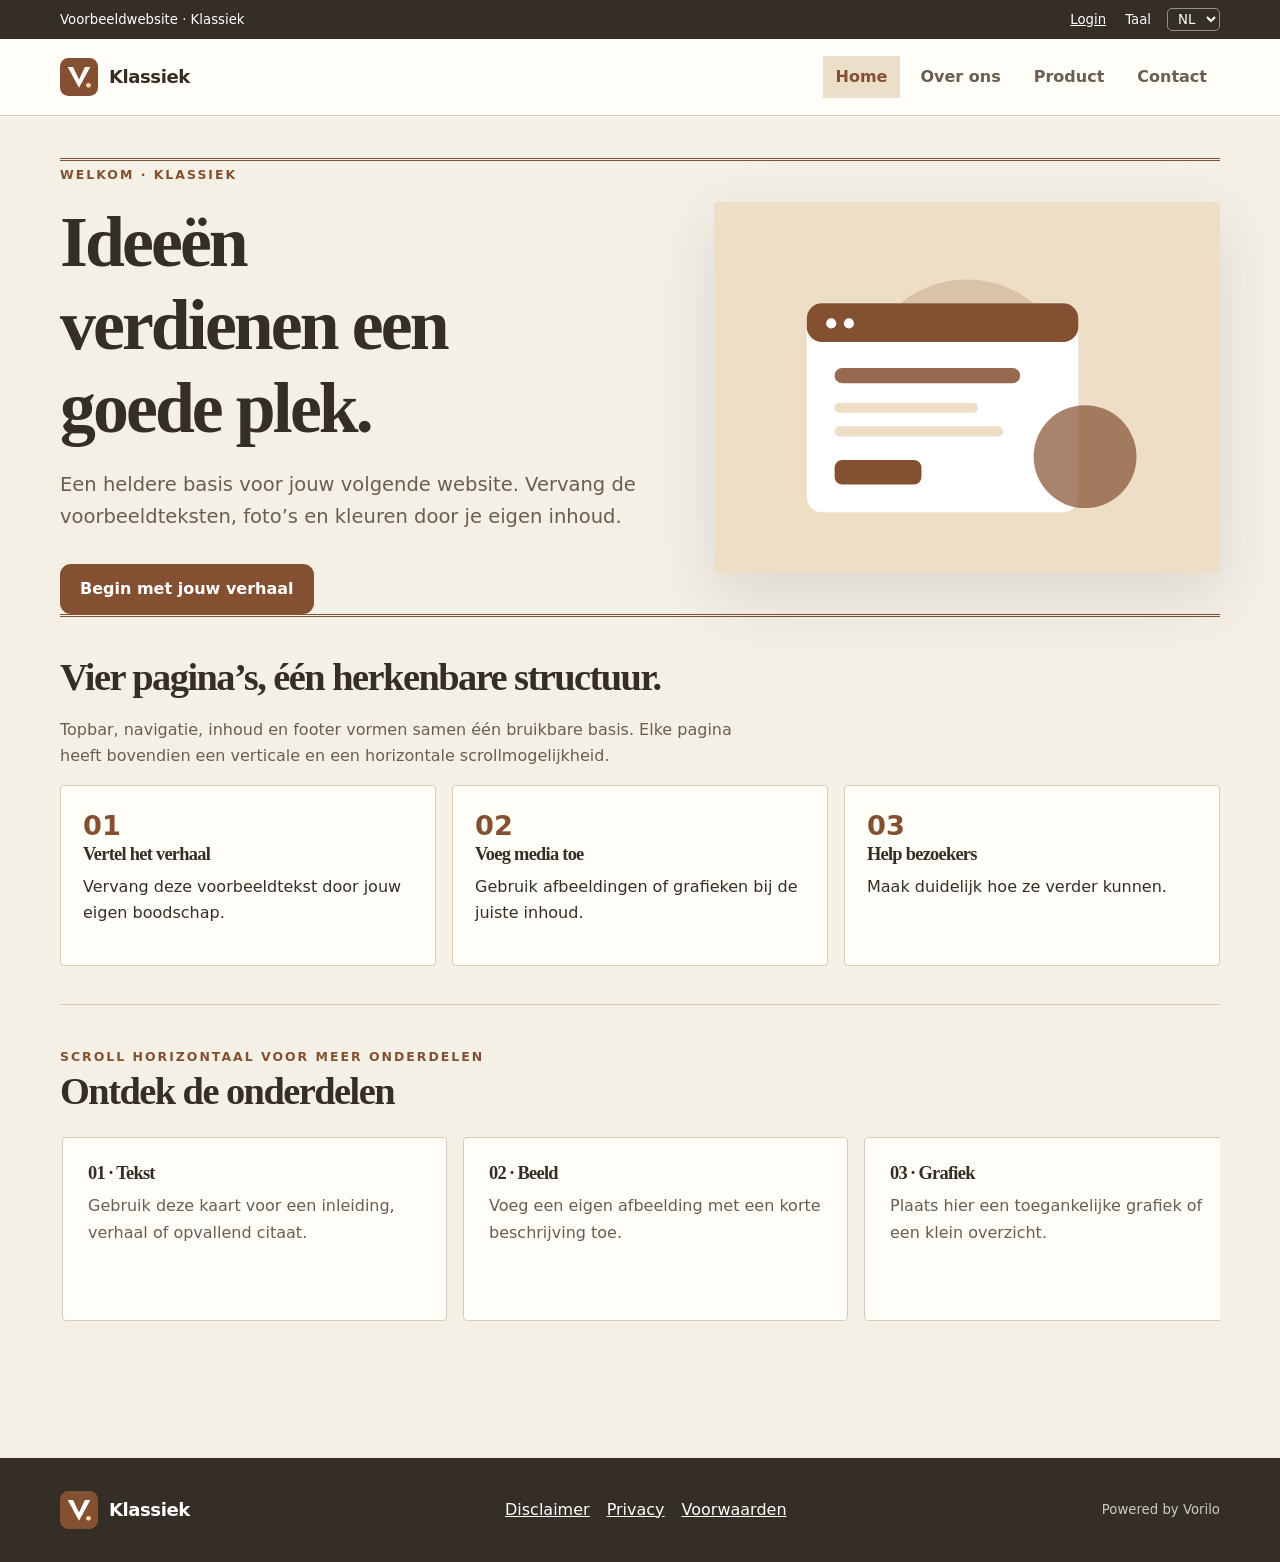
<file: index.html>
<!-- ======================= DOCUMENTVERSIE =======================
Titel: Home | Klassiek
Versie: 1.2
Datum: 2026-09-28
Doel: Structuur en inhoud van index.html.
============================================================== -->
<!doctype html>
<html lang="nl"><head><meta charset="utf-8"><meta name="viewport" content="width=device-width,initial-scale=1"><meta name="description" content="Voorbeeldwebsite Klassiek met een gedeelde paginabasis."><title>Home | Klassiek</title><link rel="icon" type="image/svg+xml" href="assets/brand/logo.svg"><link rel="stylesheet" href="css/site.css"><script defer src="js/site.js"></script></head>
<body class="v2"><a class="skip" href="#main">Ga naar inhoud</a><!-- Topbar: login en talen. -->
<!-- ======================= BEGIN TOPIC: TOPBAR ======================= -->
<div class="topbar"><div class="wrap"><span>Voorbeeldwebsite · Klassiek</span><div class="topbar-controls"><button type="button" data-info="login" data-i18n="login">Login</button><label for="language-select" data-i18n="language">Taal</label><select id="language-select" aria-label="Taal"><option value="nl">NL</option><option value="en">EN</option><option value="es">ES</option></select></div></div></div>
<!-- ======================= EINDE TOPIC: TOPBAR ======================= -->

<!-- Navigatie: één herkenbaar logo en vier pagina's of vier secties. -->
<!-- ======================= BEGIN TOPIC: NAVIGATIE ======================= -->
<header class="site-header"><div class="wrap"><a class="brand" href="index.html"><img src="assets/brand/logo.svg" alt=""><span>Klassiek</span></a><nav class="main-nav" aria-label="Hoofdnavigatie"><a href="index.html" aria-current="page" data-i18n="home">Home</a>
          <a href="pages/about.html" data-i18n="about">Over ons</a>
          <a href="pages/product.html" data-i18n="product">Product</a>
          <a href="pages/contact.html" data-i18n="contact">Contact</a></nav></div></header>
<!-- ======================= EINDE TOPIC: NAVIGATIE ======================= -->

<!-- Inhoud: V3 en V4 krijgen een zijbalk; V5 heeft vier hoofdstukken. -->
<!-- ======================= BEGIN TOPIC: PAGINA_LAYOUT ======================= -->
<div class="wrap page-grid"><!-- ======================= BEGIN TOPIC: MAIN ======================= -->
<main id="main" class="page-main"><!-- ======================= BEGIN TOPIC: HERO ======================= -->
<div class="hero"><div><span class="eyebrow">Welkom · Klassiek</span><h1>Ideeën verdienen een goede plek.</h1><p class="lead">Een heldere basis voor jouw volgende website. Vervang de voorbeeldteksten, foto’s en kleuren door je eigen inhoud.</p><a class="cta" href="pages/about.html">Begin met jouw verhaal</a></div><img class="hero-art" src="assets/images/hero.svg" alt="Abstracte voorbeeldillustratie van een website"></div>
<!-- ======================= EINDE TOPIC: HERO ======================= -->
<!-- ======================= BEGIN TOPIC: INHOUD ======================= -->
<section class="section-block"><h2>Vier pagina’s, één herkenbare structuur.</h2><p class="section-intro">Topbar, navigatie, inhoud en footer vormen samen één bruikbare basis. Elke pagina heeft bovendien een verticale en een horizontale scrollmogelijkheid.</p><div class="mini-grid"><div class="mini"><strong>01</strong><h3>Vertel het verhaal</h3><p>Vervang deze voorbeeldtekst door jouw eigen boodschap.</p></div><div class="mini"><strong>02</strong><h3>Voeg media toe</h3><p>Gebruik afbeeldingen of grafieken bij de juiste inhoud.</p></div><div class="mini"><strong>03</strong><h3>Help bezoekers</h3><p>Maak duidelijk hoe ze verder kunnen.</p></div></div></section>
<!-- ======================= EINDE TOPIC: INHOUD ======================= -->
<!-- ======================= BEGIN TOPIC: KAARTEN ======================= -->
<section class="section-block" aria-labelledby="rail-title"><span class="eyebrow" data-i18n="browse">Scroll horizontaal voor meer onderdelen</span><h2 id="rail-title">Ontdek de onderdelen</h2><div class="horizontal-track" tabindex="0" aria-label="Horizontaal schuifbare voorbeeldkaarten"><article class="track-card"><h3>01 · Tekst</h3><p>Gebruik deze kaart voor een inleiding, verhaal of opvallend citaat.</p></article><article class="track-card"><h3>02 · Beeld</h3><p>Voeg een eigen afbeelding met een korte beschrijving toe.</p></article><article class="track-card"><h3>03 · Grafiek</h3><p>Plaats hier een toegankelijke grafiek of een klein overzicht.</p></article><article class="track-card"><h3>04 · Resultaat</h3><p>Leg hier het resultaat of een voordeel in gewone taal uit.</p></article></div></section>
<!-- ======================= EINDE TOPIC: KAARTEN ======================= -->
</main>
<!-- ======================= EINDE TOPIC: MAIN ======================= -->
</div>
<!-- ======================= EINDE TOPIC: PAGINA_LAYOUT ======================= -->

<!-- Footer: logo, juridische invulvelden en Powered by Vorilo. -->
<!-- ======================= BEGIN TOPIC: FOOTER ======================= -->
<footer class="site-footer"><div class="wrap"><a class="brand" href="index.html"><img src="assets/brand/logo.svg" alt=""><span>Klassiek</span></a><div class="footer-links"><button type="button" data-info="disclaimer" data-i18n="disclaimer">Disclaimer</button><button type="button" data-info="privacy" data-i18n="privacy">Privacy</button><button type="button" data-info="terms" data-i18n="terms">Voorwaarden</button></div><span class="powered" data-i18n="powered">Powered by Vorilo</span></div></footer>
<!-- ======================= EINDE TOPIC: FOOTER ======================= -->

<!-- ======================= BEGIN TOPIC: DIALOOG ======================= -->
<dialog id="demo-dialog" aria-labelledby="dialog-title"><h2 id="dialog-title">Voorbeeld</h2><p>Dit is een placeholder.</p><form method="dialog"><button data-i18n="close">Sluiten</button></form></dialog>
<!-- ======================= EINDE TOPIC: DIALOOG ======================= -->
</body></html>
</file>
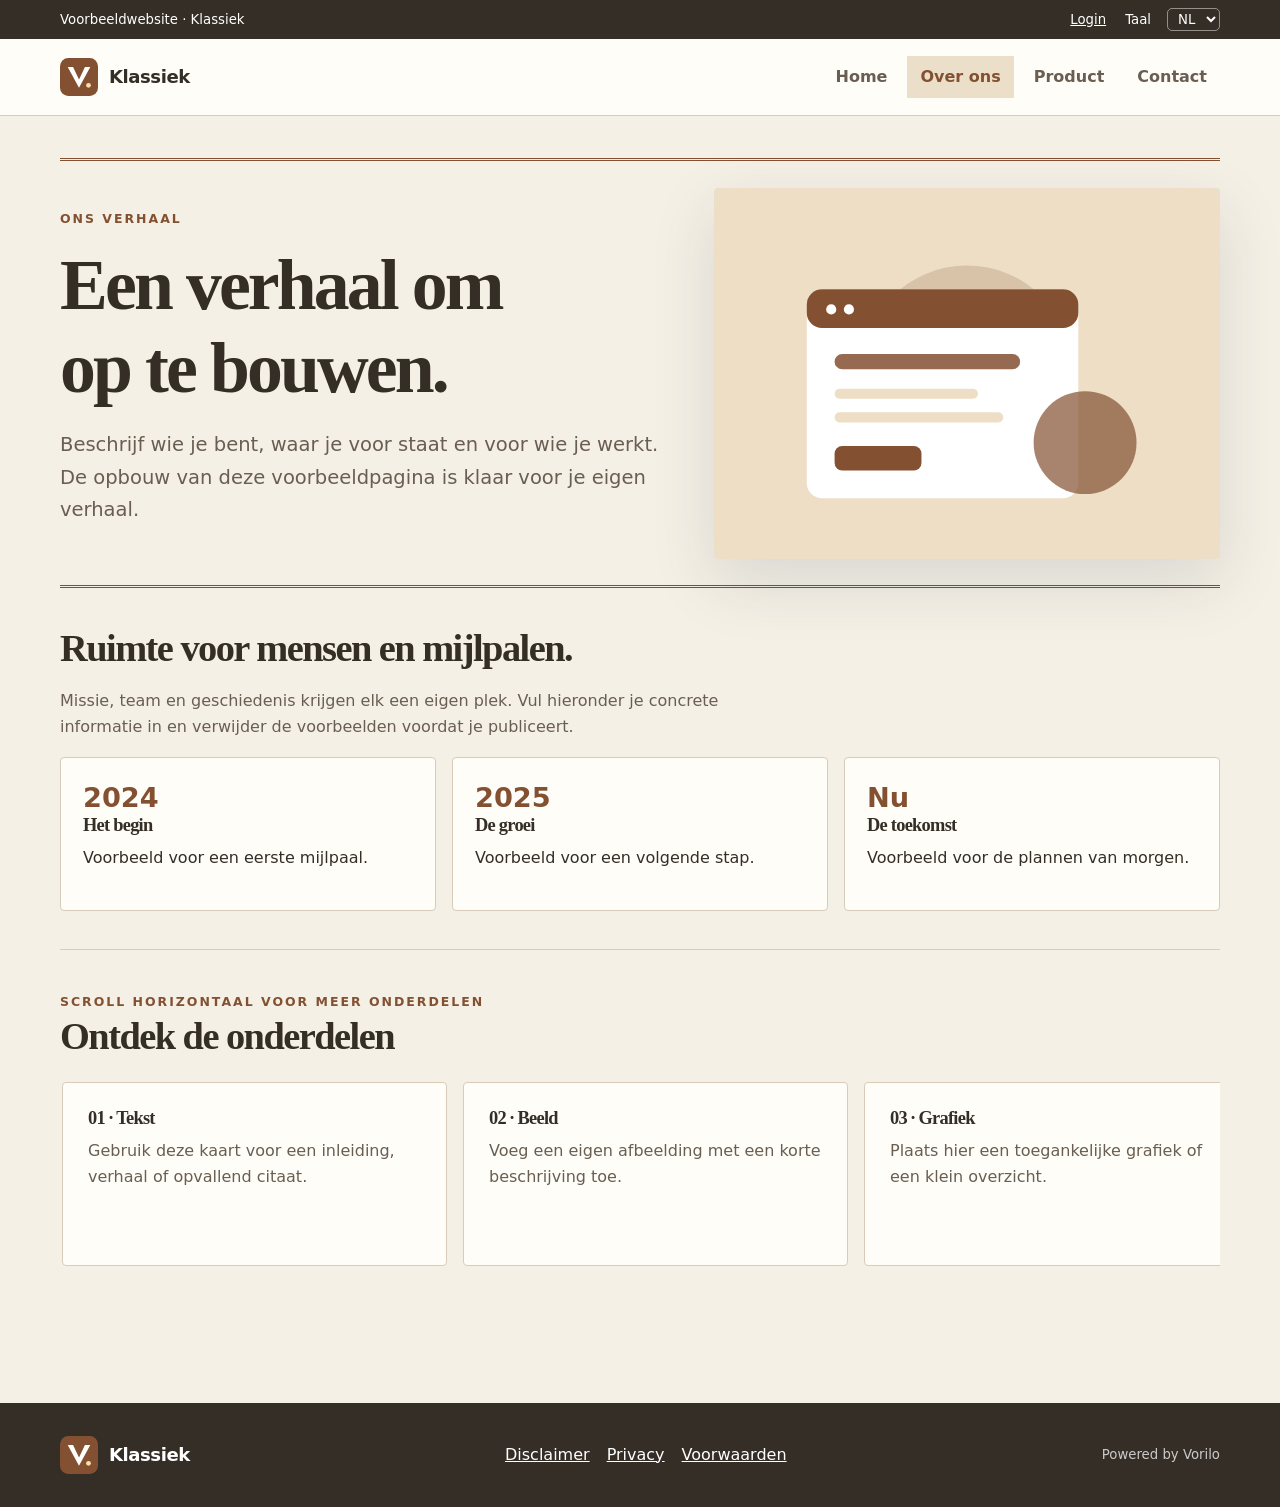
<file: pages/about.html>
<!-- ======================= DOCUMENTVERSIE =======================
Titel: Over ons | Klassiek
Versie: 1.2
Datum: 2026-09-28
Doel: Structuur en inhoud van about.html.
============================================================== -->
<!doctype html>
<html lang="nl"><head><meta charset="utf-8"><meta name="viewport" content="width=device-width,initial-scale=1"><meta name="description" content="Voorbeeldwebsite Klassiek met een gedeelde paginabasis."><title>Over ons | Klassiek</title><link rel="icon" type="image/svg+xml" href="../assets/brand/logo.svg"><link rel="stylesheet" href="../css/site.css"><script defer src="../js/site.js"></script></head>
<body class="v2"><a class="skip" href="#main">Ga naar inhoud</a><!-- Topbar: login en talen. -->
<!-- ======================= BEGIN TOPIC: TOPBAR ======================= -->
<div class="topbar"><div class="wrap"><span>Voorbeeldwebsite · Klassiek</span><div class="topbar-controls"><button type="button" data-info="login" data-i18n="login">Login</button><label for="language-select" data-i18n="language">Taal</label><select id="language-select" aria-label="Taal"><option value="nl">NL</option><option value="en">EN</option><option value="es">ES</option></select></div></div></div>
<!-- ======================= EINDE TOPIC: TOPBAR ======================= -->

<!-- Navigatie: één herkenbaar logo en vier pagina's of vier secties. -->
<!-- ======================= BEGIN TOPIC: NAVIGATIE ======================= -->
<header class="site-header"><div class="wrap"><a class="brand" href="../index.html"><img src="../assets/brand/logo.svg" alt=""><span>Klassiek</span></a><nav class="main-nav" aria-label="Hoofdnavigatie"><a href="../index.html" data-i18n="home">Home</a>
          <a href="../pages/about.html" aria-current="page" data-i18n="about">Over ons</a>
          <a href="../pages/product.html" data-i18n="product">Product</a>
          <a href="../pages/contact.html" data-i18n="contact">Contact</a></nav></div></header>
<!-- ======================= EINDE TOPIC: NAVIGATIE ======================= -->

<!-- Inhoud: V3 en V4 krijgen een zijbalk; V5 heeft vier hoofdstukken. -->
<!-- ======================= BEGIN TOPIC: PAGINA_LAYOUT ======================= -->
<div class="wrap page-grid"><!-- ======================= BEGIN TOPIC: MAIN ======================= -->
<main id="main" class="page-main"><!-- ======================= BEGIN TOPIC: HERO ======================= -->
<div class="hero"><div><span class="eyebrow">Ons verhaal</span><h1>Een verhaal om op te bouwen.</h1><p class="lead">Beschrijf wie je bent, waar je voor staat en voor wie je werkt. De opbouw van deze voorbeeldpagina is klaar voor je eigen verhaal.</p></div><img class="hero-art" src="../assets/images/hero.svg" alt="Abstracte illustratie voor het verhaal"></div>
<!-- ======================= EINDE TOPIC: HERO ======================= -->
<!-- ======================= BEGIN TOPIC: INHOUD ======================= -->
<section class="section-block"><h2>Ruimte voor mensen en mijlpalen.</h2><p class="section-intro">Missie, team en geschiedenis krijgen elk een eigen plek. Vul hieronder je concrete informatie in en verwijder de voorbeelden voordat je publiceert.</p><div class="mini-grid"><div class="mini"><strong>2024</strong><h3>Het begin</h3><p>Voorbeeld voor een eerste mijlpaal.</p></div><div class="mini"><strong>2025</strong><h3>De groei</h3><p>Voorbeeld voor een volgende stap.</p></div><div class="mini"><strong>Nu</strong><h3>De toekomst</h3><p>Voorbeeld voor de plannen van morgen.</p></div></div></section>
<!-- ======================= EINDE TOPIC: INHOUD ======================= -->
<!-- ======================= BEGIN TOPIC: KAARTEN ======================= -->
<section class="section-block" aria-labelledby="rail-title"><span class="eyebrow" data-i18n="browse">Scroll horizontaal voor meer onderdelen</span><h2 id="rail-title">Ontdek de onderdelen</h2><div class="horizontal-track" tabindex="0" aria-label="Horizontaal schuifbare voorbeeldkaarten"><article class="track-card"><h3>01 · Tekst</h3><p>Gebruik deze kaart voor een inleiding, verhaal of opvallend citaat.</p></article><article class="track-card"><h3>02 · Beeld</h3><p>Voeg een eigen afbeelding met een korte beschrijving toe.</p></article><article class="track-card"><h3>03 · Grafiek</h3><p>Plaats hier een toegankelijke grafiek of een klein overzicht.</p></article><article class="track-card"><h3>04 · Resultaat</h3><p>Leg hier het resultaat of een voordeel in gewone taal uit.</p></article></div></section>
<!-- ======================= EINDE TOPIC: KAARTEN ======================= -->
</main>
<!-- ======================= EINDE TOPIC: MAIN ======================= -->
</div>
<!-- ======================= EINDE TOPIC: PAGINA_LAYOUT ======================= -->

<!-- Footer: logo, juridische invulvelden en Powered by Vorilo. -->
<!-- ======================= BEGIN TOPIC: FOOTER ======================= -->
<footer class="site-footer"><div class="wrap"><a class="brand" href="../index.html"><img src="../assets/brand/logo.svg" alt=""><span>Klassiek</span></a><div class="footer-links"><button type="button" data-info="disclaimer" data-i18n="disclaimer">Disclaimer</button><button type="button" data-info="privacy" data-i18n="privacy">Privacy</button><button type="button" data-info="terms" data-i18n="terms">Voorwaarden</button></div><span class="powered" data-i18n="powered">Powered by Vorilo</span></div></footer>
<!-- ======================= EINDE TOPIC: FOOTER ======================= -->

<!-- ======================= BEGIN TOPIC: DIALOOG ======================= -->
<dialog id="demo-dialog" aria-labelledby="dialog-title"><h2 id="dialog-title">Voorbeeld</h2><p>Dit is een placeholder.</p><form method="dialog"><button data-i18n="close">Sluiten</button></form></dialog>
<!-- ======================= EINDE TOPIC: DIALOOG ======================= -->
</body></html>
</file>
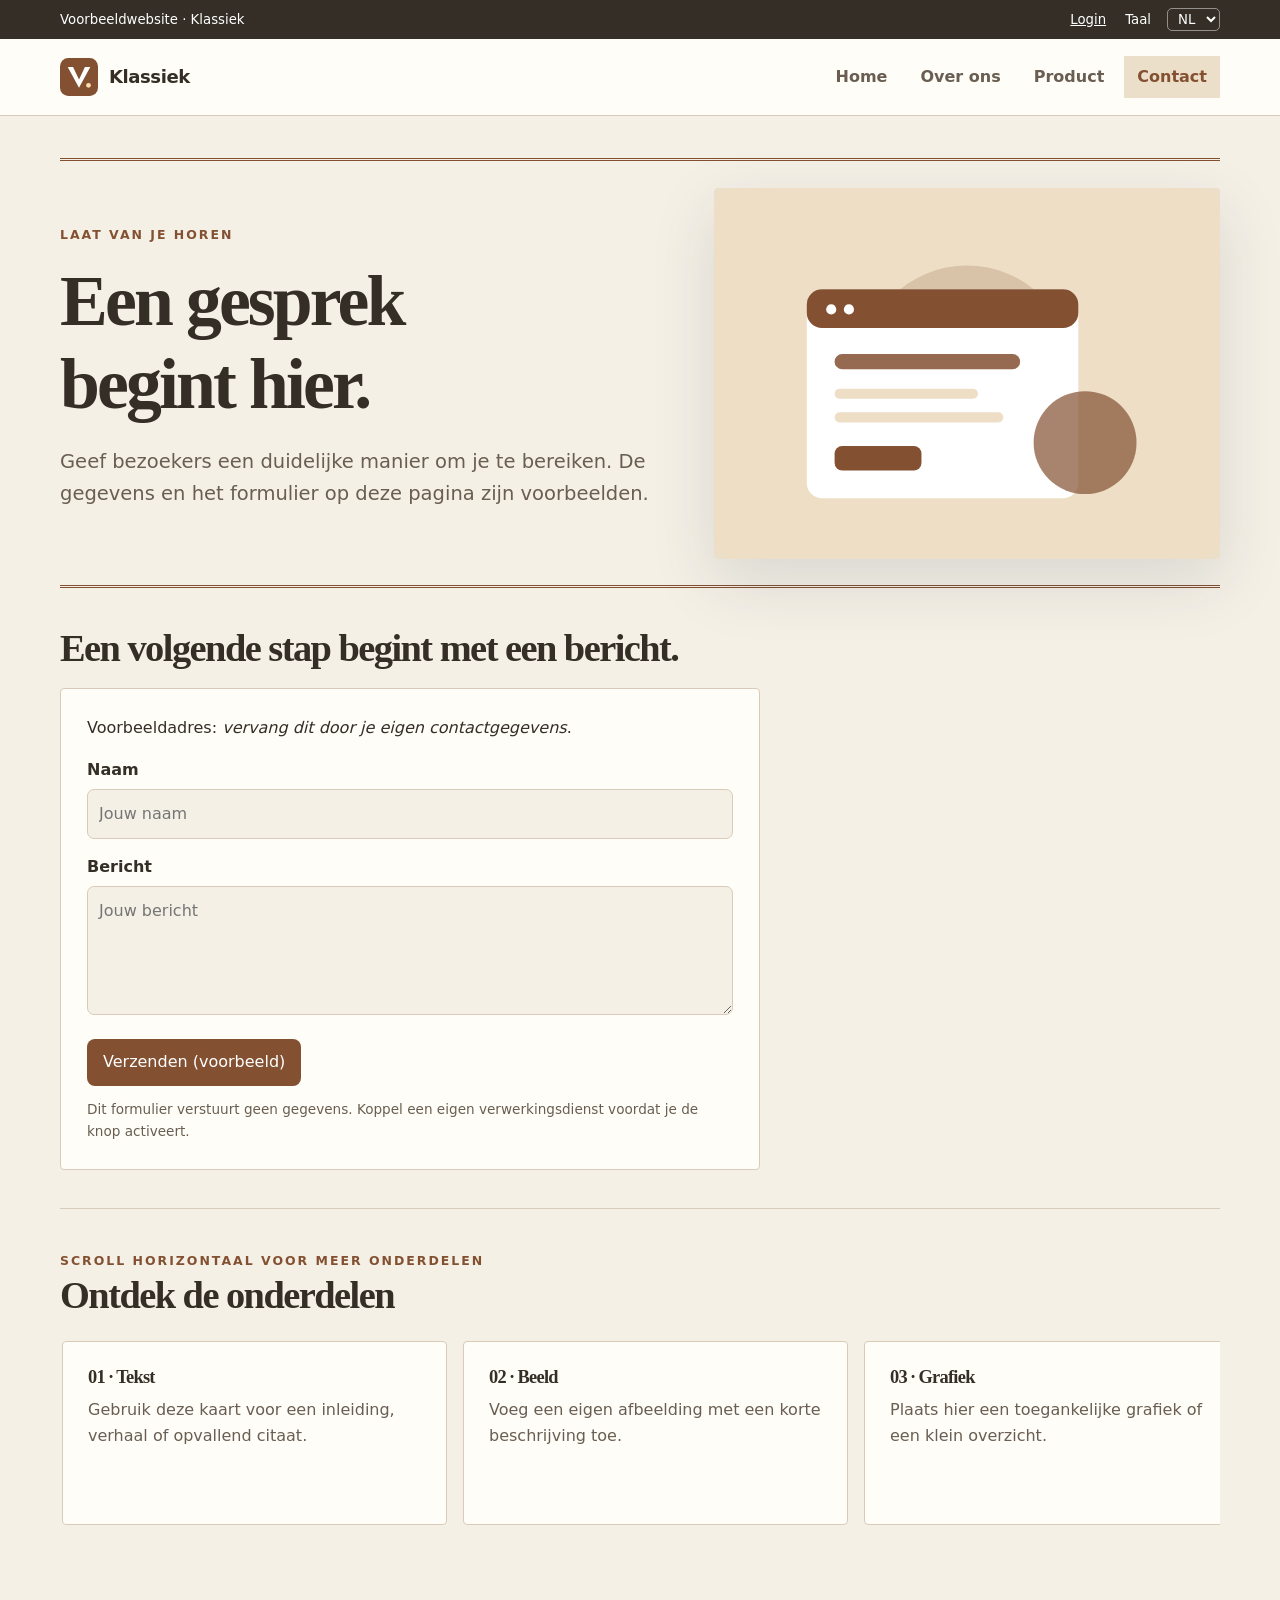
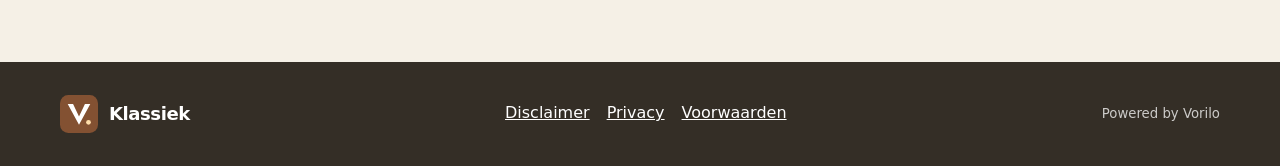
<file: pages/contact.html>
<!-- ======================= DOCUMENTVERSIE =======================
Titel: Contact | Klassiek
Versie: 1.2
Datum: 2026-09-28
Doel: Structuur en inhoud van contact.html.
============================================================== -->
<!doctype html>
<html lang="nl"><head><meta charset="utf-8"><meta name="viewport" content="width=device-width,initial-scale=1"><meta name="description" content="Voorbeeldwebsite Klassiek met een gedeelde paginabasis."><title>Contact | Klassiek</title><link rel="icon" type="image/svg+xml" href="../assets/brand/logo.svg"><link rel="stylesheet" href="../css/site.css"><script defer src="../js/site.js"></script></head>
<body class="v2"><a class="skip" href="#main">Ga naar inhoud</a><!-- Topbar: login en talen. -->
<!-- ======================= BEGIN TOPIC: TOPBAR ======================= -->
<div class="topbar"><div class="wrap"><span>Voorbeeldwebsite · Klassiek</span><div class="topbar-controls"><button type="button" data-info="login" data-i18n="login">Login</button><label for="language-select" data-i18n="language">Taal</label><select id="language-select" aria-label="Taal"><option value="nl">NL</option><option value="en">EN</option><option value="es">ES</option></select></div></div></div>
<!-- ======================= EINDE TOPIC: TOPBAR ======================= -->

<!-- Navigatie: één herkenbaar logo en vier pagina's of vier secties. -->
<!-- ======================= BEGIN TOPIC: NAVIGATIE ======================= -->
<header class="site-header"><div class="wrap"><a class="brand" href="../index.html"><img src="../assets/brand/logo.svg" alt=""><span>Klassiek</span></a><nav class="main-nav" aria-label="Hoofdnavigatie"><a href="../index.html" data-i18n="home">Home</a>
          <a href="../pages/about.html" data-i18n="about">Over ons</a>
          <a href="../pages/product.html" data-i18n="product">Product</a>
          <a href="../pages/contact.html" aria-current="page" data-i18n="contact">Contact</a></nav></div></header>
<!-- ======================= EINDE TOPIC: NAVIGATIE ======================= -->

<!-- Inhoud: V3 en V4 krijgen een zijbalk; V5 heeft vier hoofdstukken. -->
<!-- ======================= BEGIN TOPIC: PAGINA_LAYOUT ======================= -->
<div class="wrap page-grid"><!-- ======================= BEGIN TOPIC: MAIN ======================= -->
<main id="main" class="page-main"><!-- ======================= BEGIN TOPIC: HERO ======================= -->
<div class="hero"><div><span class="eyebrow">Laat van je horen</span><h1>Een gesprek begint hier.</h1><p class="lead">Geef bezoekers een duidelijke manier om je te bereiken. De gegevens en het formulier op deze pagina zijn voorbeelden.</p></div><img class="hero-art" src="../assets/images/hero.svg" alt="Abstracte illustratie van een bericht"></div>
<!-- ======================= EINDE TOPIC: HERO ======================= -->
<!-- ======================= BEGIN TOPIC: INHOUD ======================= -->
<section class="section-block"><h2>Een volgende stap begint met een bericht.</h2><div class="contact-panel"><p>Voorbeeldadres: <em>vervang dit door je eigen contactgegevens</em>.</p><label for="contact-name">Naam</label><input id="contact-name" type="text" autocomplete="name" placeholder="Jouw naam"><label for="contact-message">Bericht</label><textarea id="contact-message" rows="4" placeholder="Jouw bericht"></textarea><button type="button" disabled>Verzenden (voorbeeld)</button><p class="note">Dit formulier verstuurt geen gegevens. Koppel een eigen verwerkingsdienst voordat je de knop activeert.</p></div></section>
<!-- ======================= EINDE TOPIC: INHOUD ======================= -->
<!-- ======================= BEGIN TOPIC: KAARTEN ======================= -->
<section class="section-block" aria-labelledby="rail-title"><span class="eyebrow" data-i18n="browse">Scroll horizontaal voor meer onderdelen</span><h2 id="rail-title">Ontdek de onderdelen</h2><div class="horizontal-track" tabindex="0" aria-label="Horizontaal schuifbare voorbeeldkaarten"><article class="track-card"><h3>01 · Tekst</h3><p>Gebruik deze kaart voor een inleiding, verhaal of opvallend citaat.</p></article><article class="track-card"><h3>02 · Beeld</h3><p>Voeg een eigen afbeelding met een korte beschrijving toe.</p></article><article class="track-card"><h3>03 · Grafiek</h3><p>Plaats hier een toegankelijke grafiek of een klein overzicht.</p></article><article class="track-card"><h3>04 · Resultaat</h3><p>Leg hier het resultaat of een voordeel in gewone taal uit.</p></article></div></section>
<!-- ======================= EINDE TOPIC: KAARTEN ======================= -->
</main>
<!-- ======================= EINDE TOPIC: MAIN ======================= -->
</div>
<!-- ======================= EINDE TOPIC: PAGINA_LAYOUT ======================= -->

<!-- Footer: logo, juridische invulvelden en Powered by Vorilo. -->
<!-- ======================= BEGIN TOPIC: FOOTER ======================= -->
<footer class="site-footer"><div class="wrap"><a class="brand" href="../index.html"><img src="../assets/brand/logo.svg" alt=""><span>Klassiek</span></a><div class="footer-links"><button type="button" data-info="disclaimer" data-i18n="disclaimer">Disclaimer</button><button type="button" data-info="privacy" data-i18n="privacy">Privacy</button><button type="button" data-info="terms" data-i18n="terms">Voorwaarden</button></div><span class="powered" data-i18n="powered">Powered by Vorilo</span></div></footer>
<!-- ======================= EINDE TOPIC: FOOTER ======================= -->

<!-- ======================= BEGIN TOPIC: DIALOOG ======================= -->
<dialog id="demo-dialog" aria-labelledby="dialog-title"><h2 id="dialog-title">Voorbeeld</h2><p>Dit is een placeholder.</p><form method="dialog"><button data-i18n="close">Sluiten</button></form></dialog>
<!-- ======================= EINDE TOPIC: DIALOOG ======================= -->
</body></html>
</file>
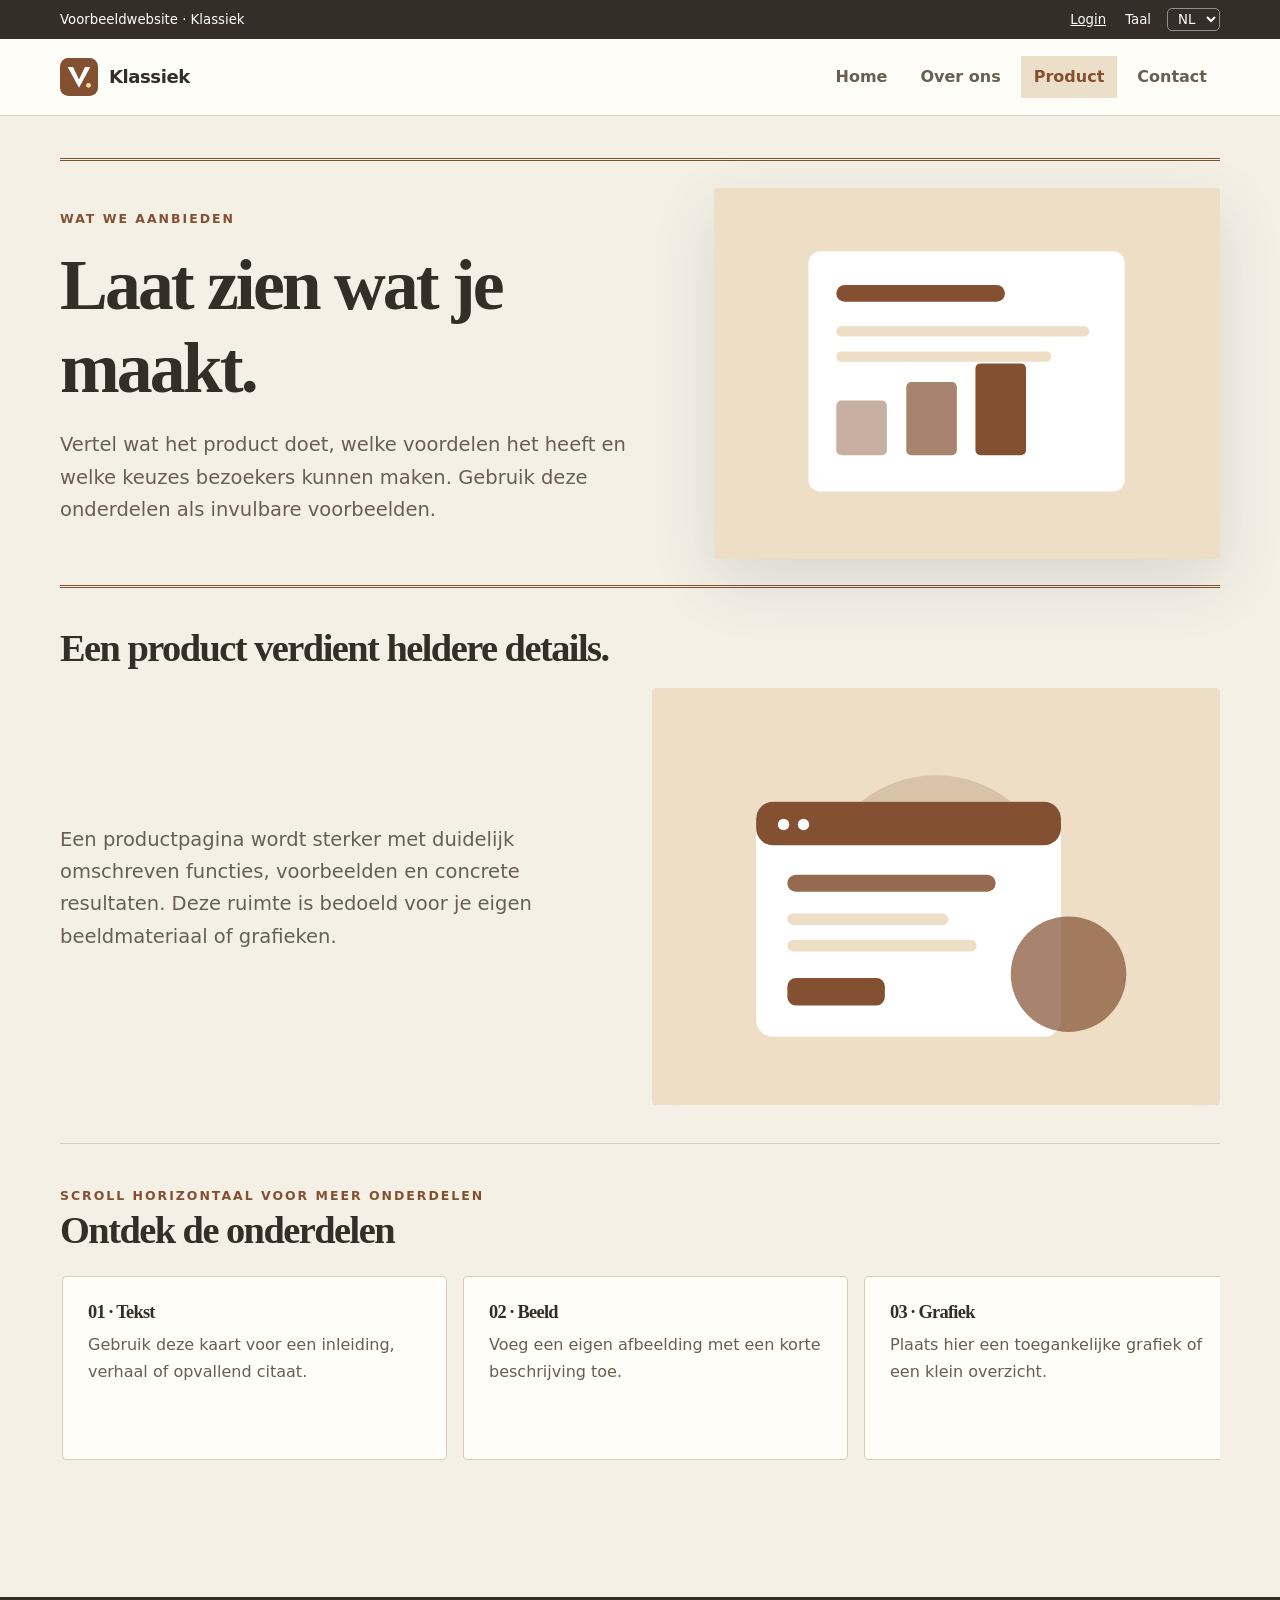
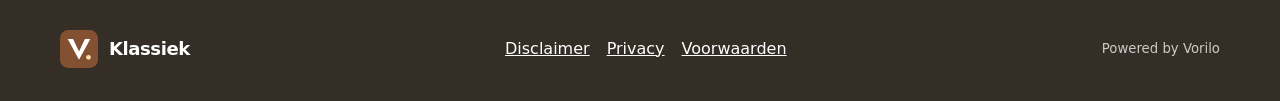
<file: pages/product.html>
<!-- ======================= DOCUMENTVERSIE =======================
Titel: Product | Klassiek
Versie: 1.2
Datum: 2026-09-28
Doel: Structuur en inhoud van product.html.
============================================================== -->
<!doctype html>
<html lang="nl"><head><meta charset="utf-8"><meta name="viewport" content="width=device-width,initial-scale=1"><meta name="description" content="Voorbeeldwebsite Klassiek met een gedeelde paginabasis."><title>Product | Klassiek</title><link rel="icon" type="image/svg+xml" href="../assets/brand/logo.svg"><link rel="stylesheet" href="../css/site.css"><script defer src="../js/site.js"></script></head>
<body class="v2"><a class="skip" href="#main">Ga naar inhoud</a><!-- Topbar: login en talen. -->
<!-- ======================= BEGIN TOPIC: TOPBAR ======================= -->
<div class="topbar"><div class="wrap"><span>Voorbeeldwebsite · Klassiek</span><div class="topbar-controls"><button type="button" data-info="login" data-i18n="login">Login</button><label for="language-select" data-i18n="language">Taal</label><select id="language-select" aria-label="Taal"><option value="nl">NL</option><option value="en">EN</option><option value="es">ES</option></select></div></div></div>
<!-- ======================= EINDE TOPIC: TOPBAR ======================= -->

<!-- Navigatie: één herkenbaar logo en vier pagina's of vier secties. -->
<!-- ======================= BEGIN TOPIC: NAVIGATIE ======================= -->
<header class="site-header"><div class="wrap"><a class="brand" href="../index.html"><img src="../assets/brand/logo.svg" alt=""><span>Klassiek</span></a><nav class="main-nav" aria-label="Hoofdnavigatie"><a href="../index.html" data-i18n="home">Home</a>
          <a href="../pages/about.html" data-i18n="about">Over ons</a>
          <a href="../pages/product.html" aria-current="page" data-i18n="product">Product</a>
          <a href="../pages/contact.html" data-i18n="contact">Contact</a></nav></div></header>
<!-- ======================= EINDE TOPIC: NAVIGATIE ======================= -->

<!-- Inhoud: V3 en V4 krijgen een zijbalk; V5 heeft vier hoofdstukken. -->
<!-- ======================= BEGIN TOPIC: PAGINA_LAYOUT ======================= -->
<div class="wrap page-grid"><!-- ======================= BEGIN TOPIC: MAIN ======================= -->
<main id="main" class="page-main"><!-- ======================= BEGIN TOPIC: HERO ======================= -->
<div class="hero"><div><span class="eyebrow">Wat we aanbieden</span><h1>Laat zien wat je maakt.</h1><p class="lead">Vertel wat het product doet, welke voordelen het heeft en welke keuzes bezoekers kunnen maken. Gebruik deze onderdelen als invulbare voorbeelden.</p></div><img class="hero-art" src="../assets/images/product.svg" alt="Abstracte productillustratie"></div>
<!-- ======================= EINDE TOPIC: HERO ======================= -->
<!-- ======================= BEGIN TOPIC: INHOUD ======================= -->
<section class="section-block"><h2>Een product verdient heldere details.</h2><div class="split"><p class="lead">Een productpagina wordt sterker met duidelijk omschreven functies, voorbeelden en concrete resultaten. Deze ruimte is bedoeld voor je eigen beeldmateriaal of grafieken.</p><img class="product-art" src="../assets/images/hero.svg" alt="Voorbeeldafbeelding voor een productonderdeel"></div></section>
<!-- ======================= EINDE TOPIC: INHOUD ======================= -->
<!-- ======================= BEGIN TOPIC: KAARTEN ======================= -->
<section class="section-block" aria-labelledby="rail-title"><span class="eyebrow" data-i18n="browse">Scroll horizontaal voor meer onderdelen</span><h2 id="rail-title">Ontdek de onderdelen</h2><div class="horizontal-track" tabindex="0" aria-label="Horizontaal schuifbare voorbeeldkaarten"><article class="track-card"><h3>01 · Tekst</h3><p>Gebruik deze kaart voor een inleiding, verhaal of opvallend citaat.</p></article><article class="track-card"><h3>02 · Beeld</h3><p>Voeg een eigen afbeelding met een korte beschrijving toe.</p></article><article class="track-card"><h3>03 · Grafiek</h3><p>Plaats hier een toegankelijke grafiek of een klein overzicht.</p></article><article class="track-card"><h3>04 · Resultaat</h3><p>Leg hier het resultaat of een voordeel in gewone taal uit.</p></article></div></section>
<!-- ======================= EINDE TOPIC: KAARTEN ======================= -->
</main>
<!-- ======================= EINDE TOPIC: MAIN ======================= -->
</div>
<!-- ======================= EINDE TOPIC: PAGINA_LAYOUT ======================= -->

<!-- Footer: logo, juridische invulvelden en Powered by Vorilo. -->
<!-- ======================= BEGIN TOPIC: FOOTER ======================= -->
<footer class="site-footer"><div class="wrap"><a class="brand" href="../index.html"><img src="../assets/brand/logo.svg" alt=""><span>Klassiek</span></a><div class="footer-links"><button type="button" data-info="disclaimer" data-i18n="disclaimer">Disclaimer</button><button type="button" data-info="privacy" data-i18n="privacy">Privacy</button><button type="button" data-info="terms" data-i18n="terms">Voorwaarden</button></div><span class="powered" data-i18n="powered">Powered by Vorilo</span></div></footer>
<!-- ======================= EINDE TOPIC: FOOTER ======================= -->

<!-- ======================= BEGIN TOPIC: DIALOOG ======================= -->
<dialog id="demo-dialog" aria-labelledby="dialog-title"><h2 id="dialog-title">Voorbeeld</h2><p>Dit is een placeholder.</p><form method="dialog"><button data-i18n="close">Sluiten</button></form></dialog>
<!-- ======================= EINDE TOPIC: DIALOOG ======================= -->
</body></html>
</file>
<file: css/site.css>
/* ======================= DOCUMENTVERSIE =======================
Titel: Stijlen van de website
Versie: 1.2
Datum: 2026-09-28
Doel: Vormgeving voor topbar, navigatie, inhoud, footer en alle vijf lay-outs.
============================================================= */
/* ======================= BEGIN TOPIC: ALGEMEEN ======================= */
/* === Gemeenschappelijke basis: dezelfde paginaopbouw voor alle vijf sites. === */
:root { --ink:#183447; --sub:#57717d; --paper:#f7fafb; --panel:#ffffff; --brand:#087e91; --accent:#d8f0ed; --border:#d9e5e7; --heading:system-ui,sans-serif; --round:22px; }
* { box-sizing:border-box; } /* Afmetingen omvatten randen en opvulling. */
html { scroll-behavior:smooth; overflow-y:scroll; } /* Verticale scrollbar blijft zichtbaar. */
body { margin:0; color:var(--ink); background:var(--paper); font:16px/1.65 system-ui,-apple-system,Segoe UI,sans-serif; }
button,select,input,textarea { font:inherit; } /* Formulierelementen volgen de paginatypografie. */
button { cursor:pointer; } /* Interactieve placeholders blijven herkenbaar. */
a { color:inherit; } /* Navigatie en inhoud gebruiken hetzelfde kleurenpalet. */
a:focus-visible,button:focus-visible,select:focus-visible,input:focus-visible,textarea:focus-visible { outline:3px solid var(--brand); outline-offset:3px; }
.skip { position:absolute; top:-80px; left:8px; z-index:40; background:var(--panel); padding:8px 14px; } /* Toetsenbordlink. */
.skip:focus { top:8px; }
.wrap { width:min(1160px,calc(100% - 44px)); margin-inline:auto; } /* Centreert alle gedeelde onderdelen. */
/* ======================= EINDE TOPIC: ALGEMEEN ======================= */
/* ======================= BEGIN TOPIC: TOPBAR ======================= */
.topbar { position:sticky; top:0; z-index:100; background:var(--ink); color:#fff; font-size:.83rem; } /* Houdt de topbar bovenaan. Topbar met taal en login. */
.topbar .wrap { display:flex; align-items:center; justify-content:space-between; gap:16px; min-height:39px; }
.topbar-controls { display:flex; align-items:center; gap:16px; }
.topbar button { border:0; color:inherit; background:none; text-decoration:underline; padding:3px; }
.topbar select { background:transparent; color:#fff; border:1px solid #ffffff77; border-radius:5px; padding:2px 6px; }
.topbar option { color:#111; }
/* ======================= EINDE TOPIC: TOPBAR ======================= */
/* ======================= BEGIN TOPIC: NAVIGATIE ======================= */
.site-header { position:sticky; top:39px; z-index:99; background:var(--panel); border-bottom:1px solid var(--border); } /* Houdt de navigatie onder de topbar. Navigatie bevat logo en menu. */
.site-header .wrap { display:flex; align-items:center; justify-content:space-between; flex-wrap:wrap; gap:14px; padding-block:17px; }
.brand { display:inline-flex; align-items:center; gap:11px; font-weight:800; text-decoration:none; font-size:1.13rem; letter-spacing:-.025em; }
.brand img { width:38px; height:38px; }
.main-nav { display:flex; flex-wrap:wrap; gap:7px; }
.main-nav a { padding:8px 13px; border-radius:9px; text-decoration:none; color:var(--sub); font-weight:600; }
.main-nav a:hover,.main-nav a[aria-current="page"] { color:var(--brand); background:var(--accent); }
/* ======================= EINDE TOPIC: NAVIGATIE ======================= */
/* ======================= BEGIN TOPIC: HOOFDINHOUD ======================= */
.page-grid { display:grid; grid-template-columns:minmax(0,1fr); gap:32px; padding-block:42px 78px; align-items:start; } /* Standaard: alleen main. */
.page-main { min-width:0; } /* Voorkomt dat de horizontale rail het raster verbreedt. */
.eyebrow { display:inline-block; color:var(--brand); font-weight:800; font-size:.78rem; text-transform:uppercase; letter-spacing:.16em; }
h1,h2,h3 { font-family:var(--heading); line-height:1.16; letter-spacing:-.04em; }
h1 { font-size:clamp(2.4rem,5.6vw,4.8rem); margin:13px 0 19px; max-width:13ch; }
h2 { font-size:clamp(1.7rem,3vw,2.55rem); margin:0 0 17px; }
h3 { font-size:1.15rem; margin:0 0 9px; }
p { margin:0 0 16px; }
.lead { font-size:clamp(1.04rem,1.6vw,1.22rem); color:var(--sub); max-width:54ch; }
.hero { display:grid; grid-template-columns:minmax(0,1.1fr) minmax(220px,.9fr); align-items:center; gap:36px; min-height:430px; }
.hero-art { width:100%; border-radius:var(--round); box-shadow:0 22px 65px #10293620; background:var(--accent); }
.cta { display:inline-block; margin-top:14px; background:var(--brand); color:white; padding:12px 20px; border-radius:11px; text-decoration:none; font-weight:700; }
.cta:hover { filter:brightness(.88); }
.section-block { padding-block:38px; border-top:1px solid var(--border); }
.section-block:first-of-type { border-top:0; }
.section-intro { color:var(--sub); max-width:68ch; }
.split { display:grid; grid-template-columns:1fr 1fr; gap:23px; align-items:center; }
.product-art { width:100%; border-radius:var(--round); background:var(--accent); }
.mini-grid { display:grid; grid-template-columns:repeat(3,minmax(0,1fr)); gap:16px; }
.mini { background:var(--panel); border:1px solid var(--border); border-radius:var(--round); padding:22px; }
.mini strong { color:var(--brand); display:block; font-size:1.7rem; line-height:1.3; }
.horizontal-track { display:flex; gap:16px; overflow-x:scroll; overscroll-behavior-inline:contain; padding:6px 2px 21px; scrollbar-width:auto; scrollbar-color:var(--brand) var(--accent); } /* Scrollbar van links naar rechts. */
.horizontal-track::-webkit-scrollbar { height:12px; }
.horizontal-track::-webkit-scrollbar-thumb { background:var(--brand); border-radius:12px; }
.horizontal-track::-webkit-scrollbar-track { background:var(--accent); border-radius:12px; }
.track-card { flex:0 0 clamp(250px,37vw,385px); min-height:184px; padding:25px; border-radius:var(--round); background:var(--panel); border:1px solid var(--border); }
.track-card p { color:var(--sub); }
/* ======================= EINDE TOPIC: HOOFDINHOUD ======================= */
/* ======================= BEGIN TOPIC: SIDEBAR ======================= */
.sidebar { background:var(--panel); border:1px solid var(--border); border-radius:var(--round); padding:23px; position:sticky; top:18px; }
.sidebar a { display:block; padding:8px 0; color:var(--brand); }
/* ======================= EINDE TOPIC: SIDEBAR ======================= */
/* ======================= BEGIN TOPIC: FORMULIER ======================= */
.contact-panel { padding:26px; border:1px solid var(--border); border-radius:var(--round); background:var(--panel); max-width:700px; }
.contact-panel label { display:block; font-weight:700; margin-top:15px; }
.contact-panel input,.contact-panel textarea { width:100%; padding:11px; border-radius:7px; border:1px solid var(--border); margin-top:5px; background:var(--paper); color:var(--ink); }
.contact-panel button { margin-top:16px; background:var(--brand); color:#fff; padding:10px 16px; border:0; border-radius:8px; }
.contact-panel .note { font-size:.85rem; color:var(--sub); margin:12px 0 0; }
/* ======================= EINDE TOPIC: FORMULIER ======================= */
/* ======================= BEGIN TOPIC: FOOTER_EN_DIALOOG ======================= */
.site-footer { background:var(--ink); color:#fff; padding:33px 0; } /* Footer met logo en verplichte invulvelden. */
.site-footer .wrap { display:flex; align-items:center; justify-content:space-between; flex-wrap:wrap; gap:24px; }
.site-footer .brand { color:#fff; }
.footer-links { display:flex; flex-wrap:wrap; gap:13px; }
.footer-links button { padding:2px; background:none; border:0; color:#fff; text-decoration:underline; }
.powered { opacity:.75; font-size:.83rem; }
dialog { border:1px solid var(--border); border-radius:15px; padding:25px; max-width:420px; color:var(--ink); background:var(--panel); }
dialog::backdrop { background:#0c2039aa; }
dialog button { background:var(--brand); color:#fff; border:0; border-radius:7px; padding:8px 14px; }
/* ======================= EINDE TOPIC: FOOTER_EN_DIALOOG ======================= */
/* ======================= BEGIN TOPIC: V1_VORMGEVING ======================= */
/* === V1: eigentijdse typografie en luchtig kaartontwerp. === */
body.v1 { --ink:#182c53; --sub:#54667f; --paper:#f3f7fd; --brand:#455cda; --accent:#e8eaff; --border:#dbe2f0; --round:24px; }
body.v1 .hero { background:linear-gradient(115deg,#e9ecff,#f6fbfe 72%); margin:-12px -16px 0; padding:30px 25px; border-radius:30px; }
/* ======================= EINDE TOPIC: V1_VORMGEVING ======================= */
/* ======================= BEGIN TOPIC: V2_VORMGEVING ======================= */
/* === V2: klassiek papier, rechte hoeken en schreefletters. === */
body.v2 { --ink:#342e26; --sub:#695e51; --paper:#f5f0e6; --panel:#fffdf8; --brand:#835132; --accent:#ecdfc9; --border:#d9cbb9; --heading:Georgia,serif; --round:4px; }
body.v2 .hero { border-top:3px double var(--brand); border-bottom:3px double var(--brand); }
body.v2 .main-nav a { border-radius:0; }
/* ======================= EINDE TOPIC: V2_VORMGEVING ======================= */
/* ======================= BEGIN TOPIC: V3_VORMGEVING ======================= */
/* === V3: zijbalk links en de hoofdinhoud rechts. === */
body.v3 { --ink:#123f41; --sub:#577273; --paper:#eff7f4; --brand:#14796c; --accent:#d9efe7; --border:#cfe0dc; --round:18px; }
body.v3 .page-grid { grid-template-columns:215px minmax(0,1fr); }
body.v3 .sidebar { grid-column:1; grid-row:1; }
body.v3 .page-main { grid-column:2; grid-row:1; }
/* ======================= EINDE TOPIC: V3_VORMGEVING ======================= */
/* ======================= BEGIN TOPIC: V4_VORMGEVING ======================= */
/* === V4: hoofdinhoud links en zijbalk rechts. === */
body.v4 { --ink:#423028; --sub:#746254; --paper:#faf5ed; --brand:#aa6235; --accent:#f6e5d1; --border:#e9daca; --round:16px; }
body.v4 .page-grid { grid-template-columns:minmax(0,1fr) 215px; }
body.v4 .page-main { grid-column:1; grid-row:1; }
body.v4 .sidebar { grid-column:2; grid-row:1; }
/* ======================= EINDE TOPIC: V4_VORMGEVING ======================= */
/* ======================= BEGIN TOPIC: V5_VORMGEVING ======================= */
/* === V5: één lange pagina, met verticale hoofdstukken. === */
body.v5 { --ink:#153c37; --sub:#59736c; --paper:#f1f8f3; --brand:#13806d; --accent:#d7eee0; --border:#d1e2d7; --round:20px; }
body.v5 .chapter { padding-block:80px; border-bottom:1px solid var(--border); scroll-margin-top:15px; min-height:620px; }
body.v5 .chapter:first-child { padding-top:10px; }
body.v5 .chapter:last-child { border-bottom:0; }
/* ======================= EINDE TOPIC: V5_VORMGEVING ======================= */
/* ======================= BEGIN TOPIC: MOBIEL ======================= */
@media (max-width:760px) { .hero,.split,.mini-grid { grid-template-columns:1fr; } .hero { min-height:0; } .hero-art { max-height:310px; } body.v3 .page-grid,body.v4 .page-grid { display:flex; flex-direction:column; } .sidebar { position:static; width:100%; } .main-nav { width:100%; } .main-nav a { padding-inline:8px; } body.v5 .chapter { min-height:0; padding-block:60px; } }
/* ======================= EINDE TOPIC: MOBIEL ======================= */
</file>
